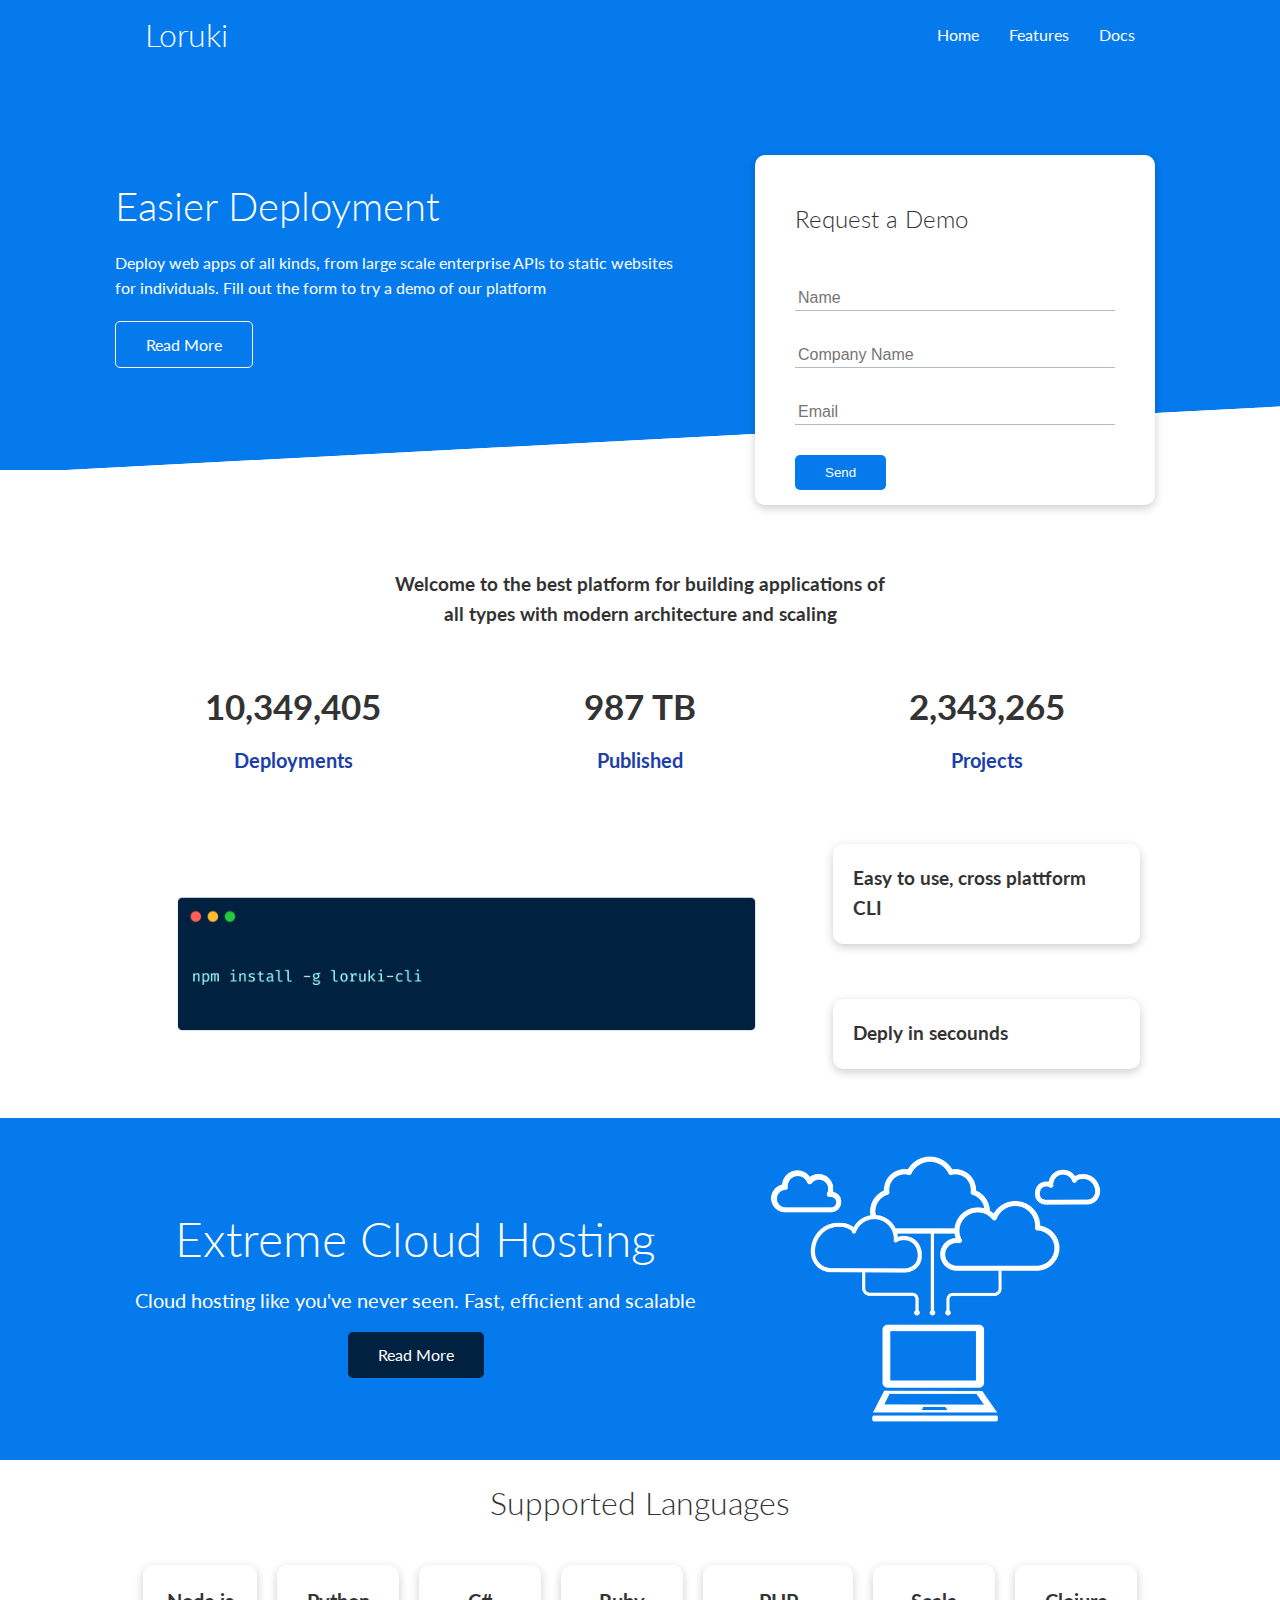
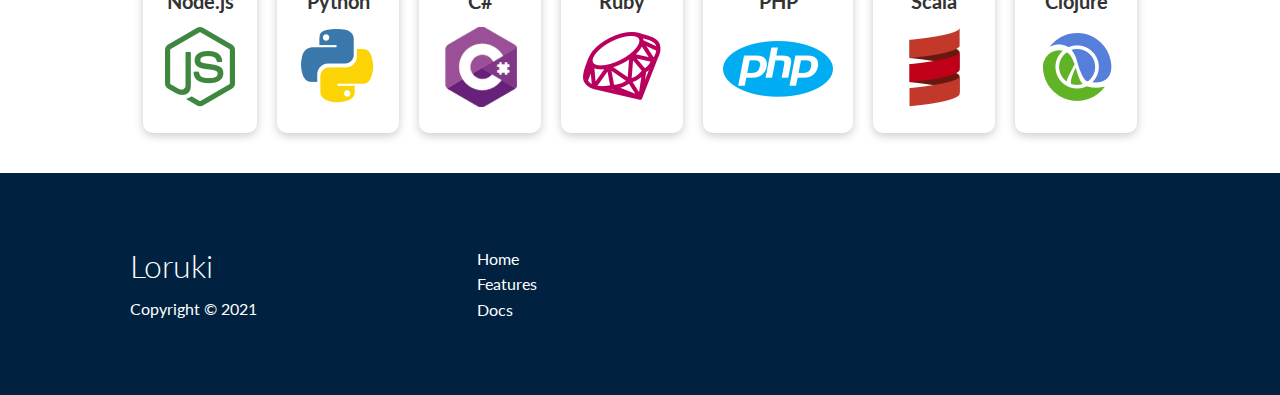
<file: index.html>
<!DOCTYPE html>
<html lang="en">
  <head>
    <meta charset="UTF-8" />
    <meta http-equiv="X-UA-Compatible" content="IE=edge" />
    <meta name="viewport" content="width=device-width, initial-scale=1.0" />
    <link
      rel="stylesheet"
      href="https://cdnjs.cloudflare.com/ajax/libs/font-awesome/5.15.1/css/all.min.css"
      integrity="sha512-+4zCK9k+qNFUR5X+cKL9EIR+ZOhtIloNl9GIKS57V1MyNsYpYcUrUeQc9vNfzsWfV28IaLL3i96P9sdNyeRssA=="
      crossorigin="anonymous"
    />
    <link rel="stylesheet" href="./css/utilities.css" type="text/css" />
    <link rel="stylesheet" href="./css/style.css" type="text/css" />
    <title>Loruki | Cloud hosting for everyone</title>
  </head>
  <body>
    <!-- Nav Bar -->
    <div class="navbar">
      <div class="container flex">
        <h1 class="logo"><a href="index.html">Loruki</a></h1>
        <nav>
          <ul>
            <li><a href="index.html">Home</a></li>
            <li><a href="features.html">Features</a></li>
            <li><a href="docs.html">Docs</a></li>
          </ul>
        </nav>
      </div>
    </div>

    <!-- Showcase -->
    <section class="showcase">
      <div class="container grid">
        <div class="showcase-text">
          <h1>Easier Deployment</h1>
          <p>
            Deploy web apps of all kinds, from large scale enterprise APIs to
            static websites for individuals. Fill out the form to try a demo of
            our platform
          </p>
          <a href="features.html" class="btn btn-outline">Read More</a>
        </div>
        <div class="showcase-form card">
          <h2>Request a Demo</h2>
          <form
            name="contact"
            method="POST"
            netlify-honeypot="bot-field"
            data-netlify="true"
          >
            <input type="hidden" name="form-name" value="contact" />
            <p class="hidden">
              <label
                >Don’t fill this out if you’re human: <input name="bot-field"
              /></label>
            </p>
            <div class="form-control">
              <input type="text" name="name" placeholder="Name" required />
            </div>
            <div class="form-control">
              <input
                type="text"
                name="company"
                placeholder="Company Name"
                required
              />
            </div>
            <div class="form-control">
              <input type="email" name="email" placeholder="Email" required />
            </div>
            <input type="submit" value="Send" class="btn btn-primary" />
          </form>
        </div>
      </div>
    </section>

    <!-- Stats  -->
    <section class="stats">
      <div class="container">
        <h3 class="stats-heading text-center my-1">
          Welcome to the best platform for building applications of all types
          with modern architecture and scaling
        </h3>

        <div class="grid grid-3 text-center my-4">
          <div>
            <i class="fas fa-server fa-3x"></i>
            <h3>10,349,405</h3>
            <p class="text-secondary">Deployments</p>
          </div>
          <div>
            <i class="fas fa-upload fa-3x"></i>
            <h3>987 TB</h3>
            <p class="text-secondary">Published</p>
          </div>
          <div>
            <i class="fas fa-project-diagram fa-3x"></i>
            <h3>2,343,265</h3>
            <p class="text-secondary">Projects</p>
          </div>
        </div>
      </div>
    </section>

    <!-- Cli -->
    <section class="cli">
      <div class="container grid">
        <img src="./images/cli.png" alt="" />
        <div class="card">
          <h3>Easy to use, cross plattform CLI</h3>
        </div>
        <div class="card">
          <h3>Deply in secounds</h3>
        </div>
      </div>
    </section>

    <!-- Cloud -->
    <section class="cloud bg-primary my-2 py-2">
      <div class="container grid">
        <div class="text-center">
          <h2 class="lg">Extreme Cloud Hosting</h2>
          <p class="lead my-1">
            Cloud hosting like you've never seen. Fast, efficient and scalable
          </p>
          <a href="features.html" class="btn btn-dark">Read More</a>
        </div>
        <img src="images/cloud.png" alt="" />
      </div>
    </section>

    <!-- Languages -->
    <section class="languages">
      <h2 class="md text-center my-2">Supported Languages</h2>
      <div class="container flex">
        <div class="card">
          <h4>Node.js</h4>
          <img src="images/logos/node.png" alt="" />
        </div>
        <div class="card">
          <h4>Python</h4>
          <img src="images/logos/python.png" alt="" />
        </div>
        <div class="card">
          <h4>C#</h4>
          <img src="images/logos/csharp.png" alt="" />
        </div>
        <div class="card">
          <h4>Ruby</h4>
          <img src="images/logos/ruby.png" alt="" />
        </div>
        <div class="card">
          <h4>PHP</h4>
          <img src="images/logos/php.png" alt="" />
        </div>
        <div class="card">
          <h4>Scala</h4>
          <img src="images/logos/scala.png" alt="" />
        </div>
        <div class="card">
          <h4>Clojure</h4>
          <img src="images/logos/clojure.png" alt="" />
        </div>
      </div>
    </section>

    <!-- Footer -->
    <footer class="footer bg-dark py-5">
      <div class="container grid grid-3">
        <div>
          <h1>Loruki</h1>
          <p>Copyright &copy; 2021</p>
        </div>
        <nav>
          <ul>
            <li><a href="index.html">Home</a></li>
            <li><a href="features.html">Features</a></li>
            <li><a href="docs.html">Docs</a></li>
          </ul>
        </nav>
        <div class="social">
          <a href="#"><i class="fab fa-github fa-2x"></i></a>
          <a href="#"><i class="fab fa-facebook fa-2x"></i></a>
          <a href="#"><i class="fab fa-instagram fa-2x"></i></a>
          <a href="#"><i class="fab fa-twitter fa-2x"></i></a>
        </div>
      </div>
    </footer>
  </body>
</html>
</file>
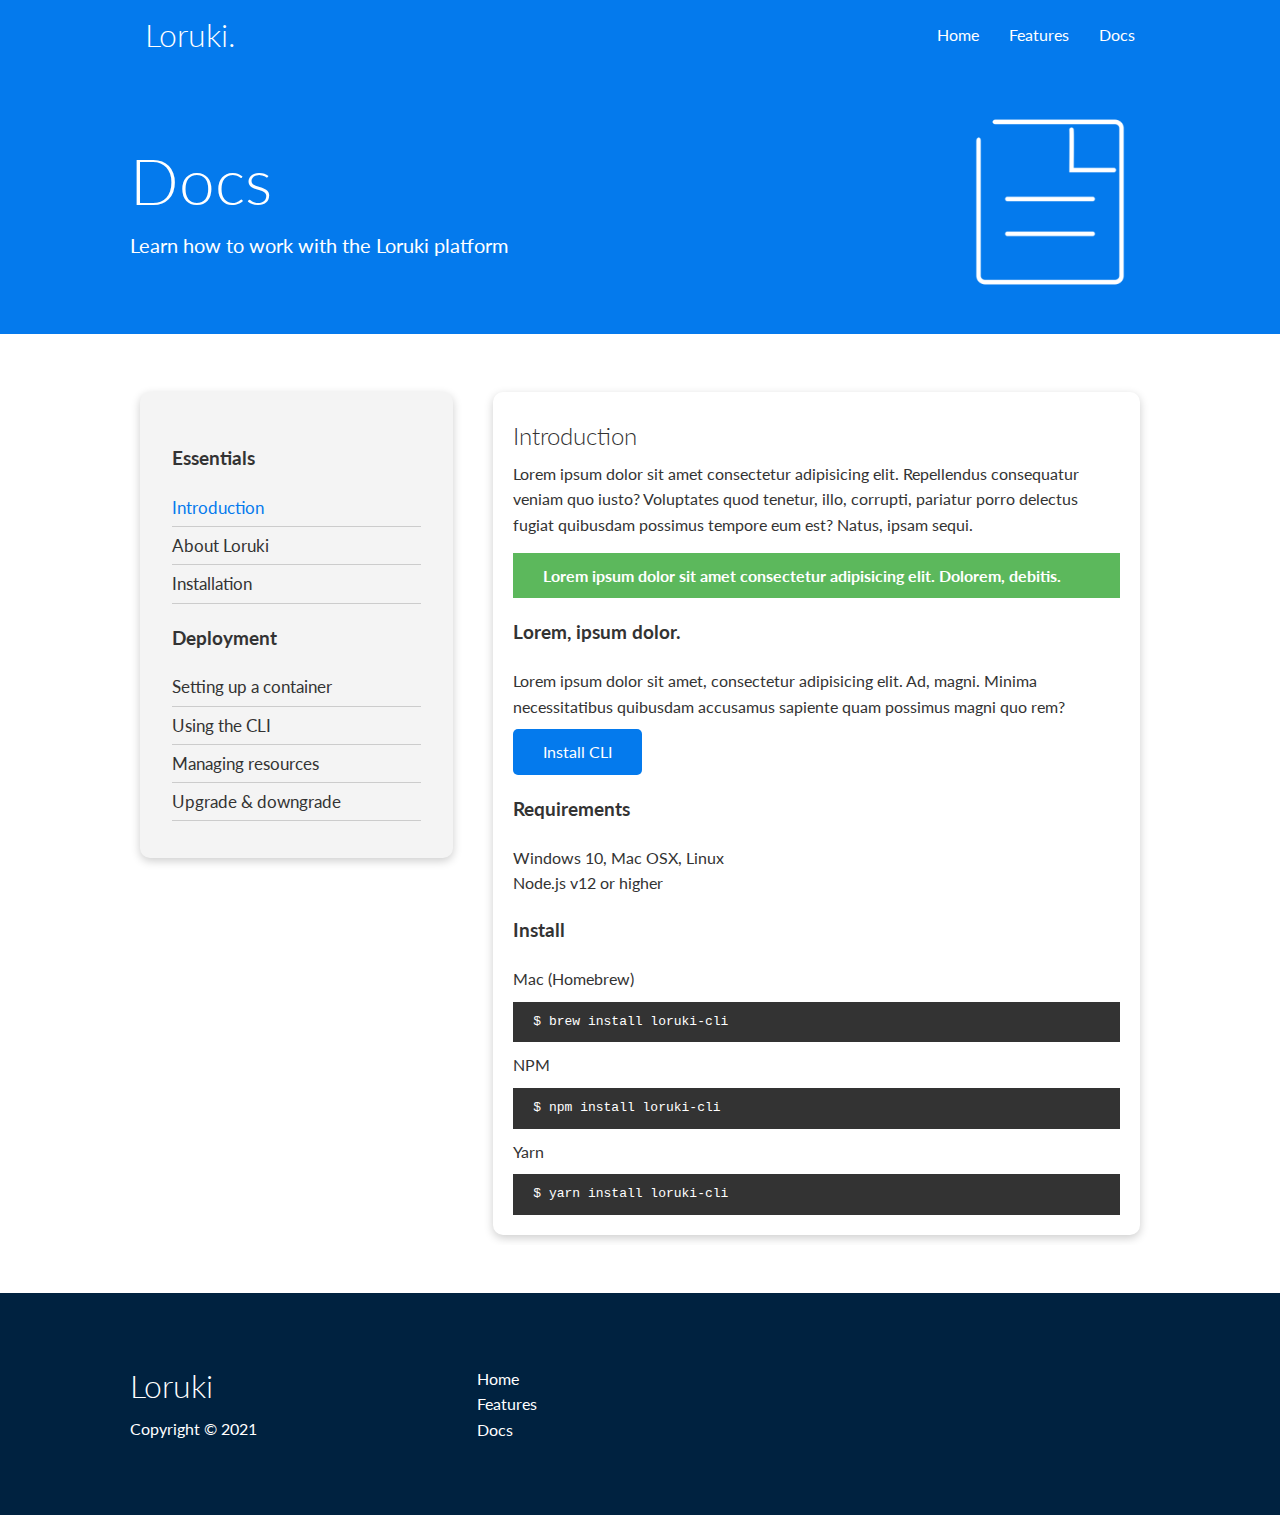
<file: docs.html>
<!DOCTYPE html>
<html lang="en">
  <head>
    <meta charset="UTF-8" />
    <meta http-equiv="X-UA-Compatible" content="IE=edge" />
    <meta name="viewport" content="width=device-width, initial-scale=1.0" />
    <link
      rel="stylesheet"
      href="https://cdnjs.cloudflare.com/ajax/libs/font-awesome/5.15.1/css/all.min.css"
      integrity="sha512-+4zCK9k+qNFUR5X+cKL9EIR+ZOhtIloNl9GIKS57V1MyNsYpYcUrUeQc9vNfzsWfV28IaLL3i96P9sdNyeRssA=="
      crossorigin="anonymous"
    />
    <link rel="stylesheet" href="./css/utilities.css" type="text/css" />
    <link rel="stylesheet" href="./css/style.css" type="text/css" />
    <title>Loruki | Cloud hosting for everyone</title>
  </head>
  <body>
    <!-- Nav Bar -->
    <div class="navbar">
      <div class="container flex">
        <h1 class="logo"><a href="index.html">Loruki.</a></h1>
        <nav>
          <ul>
            <li><a href="index.html">Home</a></li>
            <li><a href="features.html">Features</a></li>
            <li><a href="docs.html">Docs</a></li>
          </ul>
        </nav>
      </div>
    </div>

    <!-- Head -->
    <section class="docs-head bg-primary py-3">
      <div class="container grid">
        <div>
          <h1 class="xl">Docs</h1>
          <p class="lead">Learn how to work with the Loruki platform</p>
        </div>
        <img src="images/docs.png" alt="" />
      </div>
    </section>

    <!-- Docs main  -->
    <section class="docs-main my-4">
      <div class="container grid">
        <div class="card bg-light p-3">
          <h3 class="my-2">Essentials</h3>
          <nav>
            <ul>
              <li><a class="text-primary" href="#">Introduction</a></li>
              <li><a href="#">About Loruki</a></li>
              <li><a href="#">Installation</a></li>
            </ul>
          </nav>

          <h3 class="my-2">Deployment</h3>
          <nav>
            <ul>
              <li><a href="#">Setting up a container</a></li>
              <li><a href="#">Using the CLI</a></li>
              <li><a href="#">Managing resources</a></li>
              <li><a href="#">Upgrade & downgrade</a></li>
            </ul>
          </nav>
        </div>
        <div class="card">
          <h2>Introduction</h2>
          <p>
            Lorem ipsum dolor sit amet consectetur adipisicing elit. Repellendus
            consequatur veniam quo iusto? Voluptates quod tenetur, illo,
            corrupti, pariatur porro delectus fugiat quibusdam possimus tempore
            eum est? Natus, ipsam sequi.
          </p>
          <div class="alert alert-success">
            <i class="fas fa-info"></i> Lorem ipsum dolor sit amet consectetur
            adipisicing elit. Dolorem, debitis.
          </div>

          <h3>Lorem, ipsum dolor.</h3>
          <p>
            Lorem ipsum dolor sit amet, consectetur adipisicing elit. Ad, magni.
            Minima necessitatibus quibusdam accusamus sapiente quam possimus
            magni quo rem?
          </p>
          <a href="#" class="btn btn-primary">Install CLI</a>

          <h3>Requirements</h3>
          <ul>
            <li>Windows 10, Mac OSX, Linux</li>
            <li>Node.js v12 or higher</li>
          </ul>

          <h3>Install</h3>
          <p>Mac (Homebrew)</p>
          <pre><code>$ brew install loruki-cli</code></pre>
          <p>NPM</p>
          <pre><code>$ npm install loruki-cli</code></pre>
          <p>Yarn</p>
          <pre><code>$ yarn install loruki-cli</code></pre>
        </div>
      </div>
    </section>

    <!-- Footer -->
    <footer class="footer bg-dark py-5">
      <div class="container grid grid-3">
        <div>
          <h1>Loruki</h1>
          <p>Copyright &copy; 2021</p>
        </div>
        <nav>
          <ul>
            <li><a href="index.html">Home</a></li>
            <li><a href="features.html">Features</a></li>
            <li><a href="docs.html">Docs</a></li>
          </ul>
        </nav>
        <div class="social">
          <a href="#"><i class="fab fa-github fa-2x"></i></a>
          <a href="#"><i class="fab fa-facebook fa-2x"></i></a>
          <a href="#"><i class="fab fa-instagram fa-2x"></i></a>
          <a href="#"><i class="fab fa-twitter fa-2x"></i></a>
        </div>
      </div>
    </footer>
  </body>
</html>
</file>
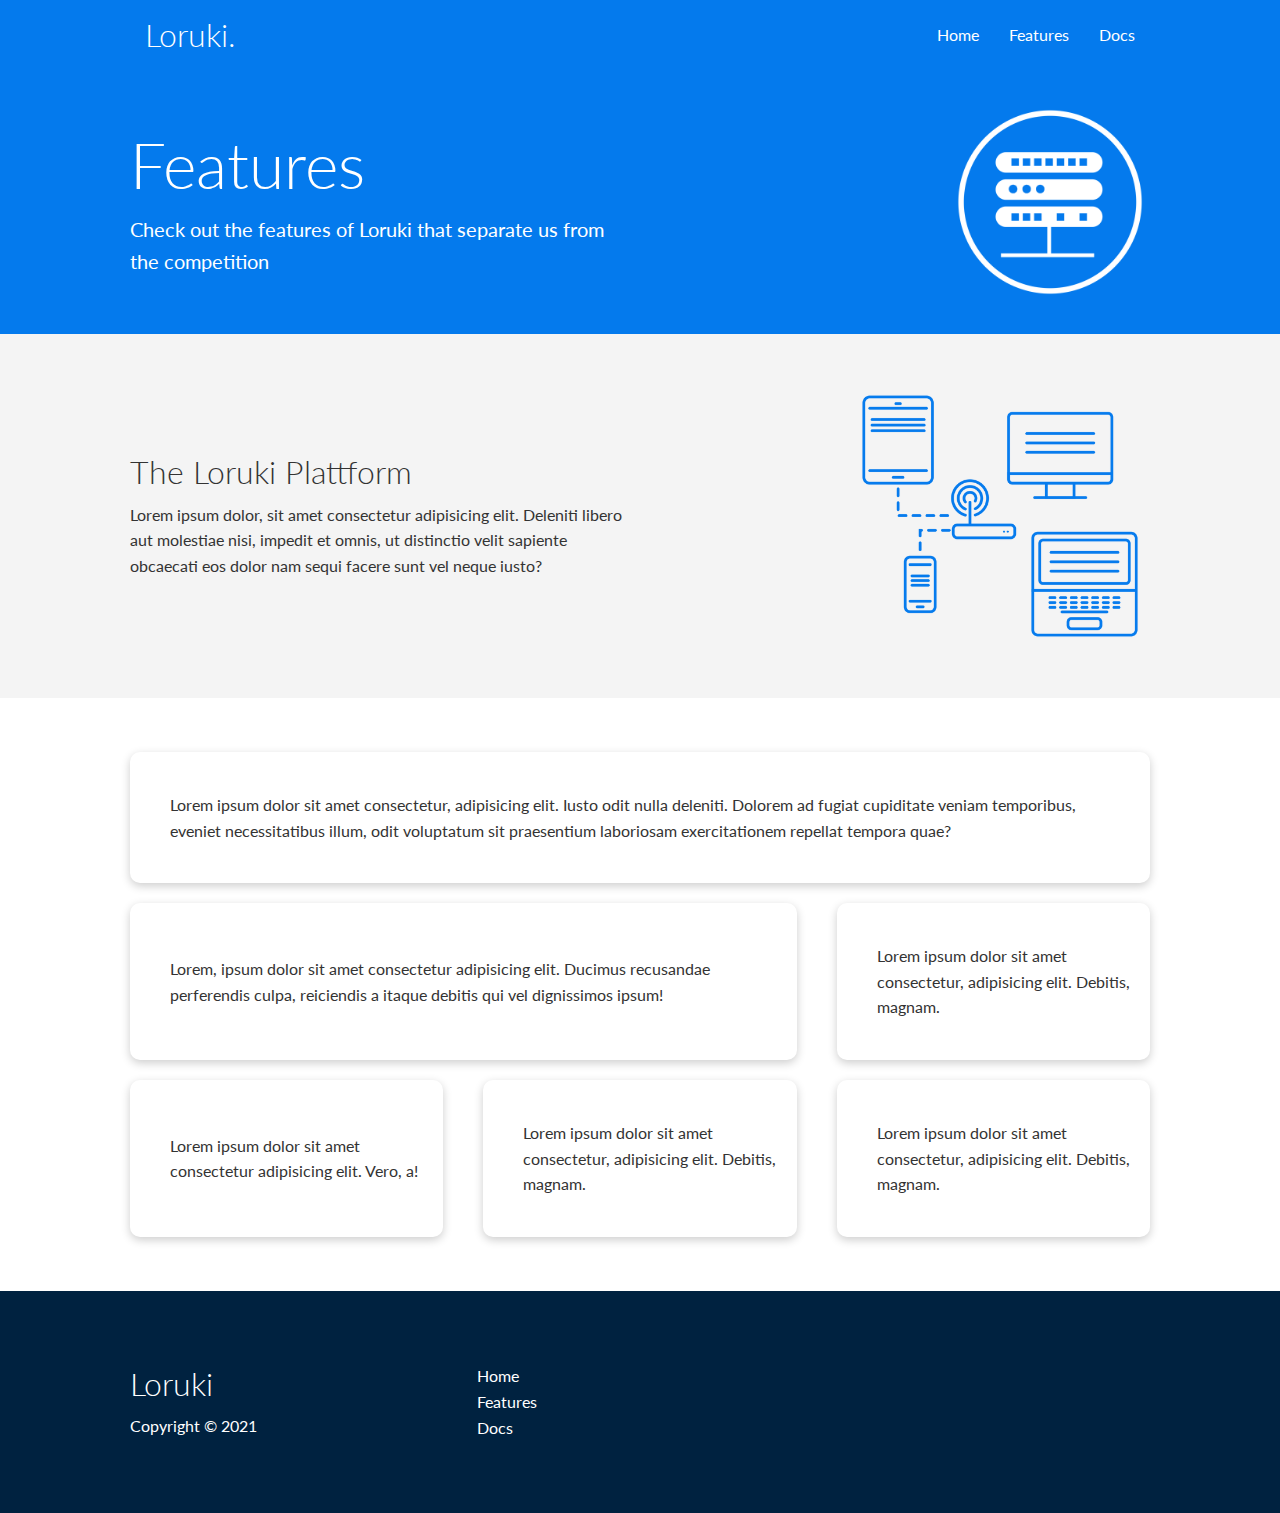
<file: features.html>
<!DOCTYPE html>
<html lang="en">
  <head>
    <meta charset="UTF-8" />
    <meta http-equiv="X-UA-Compatible" content="IE=edge" />
    <meta name="viewport" content="width=device-width, initial-scale=1.0" />
    <link
      rel="stylesheet"
      href="https://cdnjs.cloudflare.com/ajax/libs/font-awesome/5.15.1/css/all.min.css"
      integrity="sha512-+4zCK9k+qNFUR5X+cKL9EIR+ZOhtIloNl9GIKS57V1MyNsYpYcUrUeQc9vNfzsWfV28IaLL3i96P9sdNyeRssA=="
      crossorigin="anonymous"
    />
    <link rel="stylesheet" href="./css/utilities.css" type="text/css" />
    <link rel="stylesheet" href="./css/style.css" type="text/css" />
    <title>Loruki | Cloud hosting for everyone</title>
  </head>
  <body>
    <!-- Nav Bar -->
    <div class="navbar">
      <div class="container flex">
        <h1 class="logo"><a href="index.html">Loruki.</a></h1>
        <nav>
          <ul>
            <li><a href="index.html">Home</a></li>
            <li><a href="features.html">Features</a></li>
            <li><a href="docs.html">Docs</a></li>
          </ul>
        </nav>
      </div>
    </div>

    <!-- Head -->
    <section class="features-head bg-primary py-3">
      <div class="container grid">
        <div>
          <h1 class="xl">Features</h1>
          <p class="lead">
            Check out the features of Loruki that separate us from the
            competition
          </p>
        </div>
        <img src="images/server.png" alt="" />
      </div>
    </section>

    <!-- Sub head -->
    <section class="features-sub-head bg-light py-3">
      <div class="container grid">
        <div>
          <h1 class="md">The Loruki Plattform</h1>
          <p>
            Lorem ipsum dolor, sit amet consectetur adipisicing elit. Deleniti
            libero aut molestiae nisi, impedit et omnis, ut distinctio velit
            sapiente obcaecati eos dolor nam sequi facere sunt vel neque iusto?
          </p>
        </div>
        <img src="images/server2.png" alt="" />
      </div>
    </section>

    <section class="features-main my-2">
      <div class="container grid grid-3">
        <div class="card flex">
          <i class="fas fa-server fa-3x"></i>
          <p>
            Lorem ipsum dolor sit amet consectetur, adipisicing elit. Iusto odit
            nulla deleniti. Dolorem ad fugiat cupiditate veniam temporibus,
            eveniet necessitatibus illum, odit voluptatum sit praesentium
            laboriosam exercitationem repellat tempora quae?
          </p>
        </div>
        <div class="card flex">
          <i class="fas fa-network-wired fa-3x"></i>
          <p>
            Lorem, ipsum dolor sit amet consectetur adipisicing elit. Ducimus
            recusandae perferendis culpa, reiciendis a itaque debitis qui vel
            dignissimos ipsum!
          </p>
        </div>
        <div class="card flex">
          <i class="fas fa-laptop-code fa-3x"></i>
          <p>
            Lorem ipsum dolor sit amet consectetur, adipisicing elit. Debitis,
            magnam.
          </p>
        </div>
        <div class="card flex">
          <i class="fas fa-database fa-3x"></i>
          <p>
            Lorem ipsum dolor sit amet consectetur adipisicing elit. Vero, a!
          </p>
        </div>
        <div class="card flex">
          <i class="fas fa-power-off fa-3x"></i>
          <p>
            Lorem ipsum dolor sit amet consectetur, adipisicing elit. Debitis,
            magnam.
          </p>
        </div>
        <div class="card flex">
          <i class="fas fa-upload fa-3x"></i>
          <p>
            Lorem ipsum dolor sit amet consectetur, adipisicing elit. Debitis,
            magnam.
          </p>
        </div>
      </div>
    </section>

    <!-- Footer -->
    <footer class="footer bg-dark py-5">
      <div class="container grid grid-3">
        <div>
          <h1>Loruki</h1>
          <p>Copyright &copy; 2021</p>
        </div>
        <nav>
          <ul>
            <li><a href="index.html">Home</a></li>
            <li><a href="features.html">Features</a></li>
            <li><a href="docs.html">Docs</a></li>
          </ul>
        </nav>
        <div class="social">
          <a href="#"><i class="fab fa-github fa-2x"></i></a>
          <a href="#"><i class="fab fa-facebook fa-2x"></i></a>
          <a href="#"><i class="fab fa-instagram fa-2x"></i></a>
          <a href="#"><i class="fab fa-twitter fa-2x"></i></a>
        </div>
      </div>
    </footer>
  </body>
</html>
</file>
<file: css/utilities.css>
.container {
  max-width: 1100px;
  margin: 0 auto;
  overflow: auto;
  padding: 0 40px;
}

.card {
  background-color: #fff;
  color: #333;
  border-radius: 10px;
  box-shadow: 0 3px 10px rgba(0, 0, 0, 0.2);
  padding: 20px;
  margin: 10px;
}

.btn {
  display: inline-block;
  padding: 10px 30px;
  cursor: pointer;
  background: var(--primary-color);
  color: #fff;
  border: none;
  border-radius: 5px;
}

.btn-outline {
  background-color: transparent;
  border: 1px solid #fff;
}

.btn:hover {
  transform: scale(0.98);
}

.text-center {
  text-align: center;
}

/* Backgrounds & colored buttons */
.bg-primary,
.btn-primary {
  background-color: var(--primary-color);
  color: #fff;
}

.bg-secondary,
.btn-secondary {
  background-color: var(--secondary-color);
  color: #fff;
}

.bg-dark,
.btn-dark {
  background-color: var(--dark-color);
  color: #fff;
}

.bg-light,
.btn-light {
  background-color: var(--light-color);
  color: #333;
}

.bg-primary a,
.btn-primary a,
.bg-secondary a,
.btn-secondary a,
.bg-dark a,
.btn-dark a {
  color: #fff;
}

/* Text colors */
.text-primary {
  color: var(--primary-color);
}

.text-secondary {
  color: var(--secondary-color);
}

.text-dark {
  color: var(--dark-color);
}

.text-light {
  color: var(--light-color);
}

/* Text sizes */

.lead {
  font-size: 20px;
}

.sm {
  font-size: 1rem;
}

.md {
  font-size: 2rem;
}

.lg {
  font-size: 3rem;
}

.xl {
  font-size: 4rem;
}

/* Alert  */
.alert {
  background-color: var(--light-color);
  padding: 10px 20px;
  font-weight: bold;
  margin: 15px 0;
}

.alert i {
  margin-right: 10px;
}

.alert-success {
  background-color: var(--success-color);
  color: #fff;
}

.alert-error {
  background-color: var(--error-color);
  color: #fff;
}

.flex {
  display: flex;
  justify-content: center;
  align-items: center;
  height: 100%;
}

.grid {
  display: grid;
  grid-template-columns: repeat(2, 1fr);
  gap: 20px;
  justify-content: center;
  align-items: center;
  height: 100%;
}

.grid-3 {
  grid-template-columns: repeat(3, 1fr);
}

/* Margin */

.my-1 {
  margin: 1rem 0;
}

.my-2 {
  margin: 1.5rem 0;
}

.my-3 {
  margin: 2rem 0;
}

.my-4 {
  margin: 3rem 0;
}
.my-5 {
  margin: 4rem 0;
}

.m-1 {
  margin: 1rem;
}

.m-2 {
  margin: 1.5rem;
}

.m-3 {
  margin: 2rem;
}

.m-4 {
  margin: 3rem;
}
.m-5 {
  margin: 4rem;
}

/* Padding */
.py-1 {
  padding: 1rem 0;
}

.py-2 {
  padding: 1.5rem 0;
}

.py-3 {
  padding: 2rem 0;
}

.py-4 {
  padding: 3rem 0;
}
.py-5 {
  padding: 4rem 0;
}

.p-1 {
  padding: 1rem;
}

.p-2 {
  padding: 1.5rem;
}

.p-3 {
  padding: 2rem;
}

.p-4 {
  padding: 3rem;
}
.p-5 {
  padding: 4rem;
}
</file>
<file: css/style.css>
@import url("https://fonts.googleapis.com/css2?family=Lato:wght@300&display=swap");

:root {
  --primary-color: #047aed;
  --secondary-color: #1c3fa8;
  --dark-color: #002240;
  --light-color: #f4f4f4;
  --success-color: #5cb85c;
  --error-color: #d9534f;
}

* {
  box-sizing: border-box;
  padding: 0;
  margin: 0;
}

body {
  font-family: "Lato", sans-serif;
  color: #333;
  line-height: 1.6;
}

ul {
  list-style-type: none;
}

a {
  text-decoration: none;
  color: #333;
}

h1,
h2 {
  font-weight: 300;
  line-height: 1.2;
  margin: 10px 0;
}

p {
  margin: 10px 0;
}

img {
  width: 100%;
}

code,
pre {
  background: #333;
  color: #fff;
  padding: 10px;
}

.hidden {
  visibility: hidden;
  height: 0;
}

/* Navbar */
.navbar {
  background-color: var(--primary-color);
  color: #fff;
  height: 70px;
}

.navbar ul {
  display: flex;
}

.navbar a {
  color: #fff;
  padding: 10px;
  margin: 0 5px;
}

.navbar .logo a:hover {
  border-bottom: none;
}

.navbar a:hover {
  border-bottom: 2px solid #fff;
}

.navbar .flex {
  justify-content: space-between;
}

/* Showcase */
.showcase {
  height: 400px;
  background-color: var(--primary-color);
  color: #fff;
  position: relative;
}

.showcase h1 {
  font-size: 40px;
}

.showcase p {
  margin: 20px 0;
}

.showcase .grid {
  grid-template-columns: 55% 45%;
  gap: 30px;
  overflow: visible;
}

/* .showcase-text {
  animation: slideInFromLeft 1s ease-in;
} */

.showcase-form {
  position: relative;
  top: 60px;
  height: 350px;
  width: 400px;
  padding: 40px;
  z-index: 100;
  justify-self: flex-end;
  /*  animation: slideInFromRight 1s ease-in; */
}

.showcase-form .form-control {
  margin: 30px 0;
}

.showcase-form input[type="text"],
.showcase-form input[type="email"] {
  border: 0;
  border-bottom: 1px solid #b4becb;
  width: 100%;
  padding: 3px;
  font-size: 16px;
}

.showcase-form input:focus {
  outline: none;
}

.showcase::before,
.showcase::after {
  content: "";
  position: absolute;
  height: 100px;
  bottom: -70px;
  right: 0;
  left: 0;
  background: #fff;
  -webkit-transform: skewY(-3deg);
  -moz-transform: skewY(-3deg);
  -ms-transform: skewY(-3deg);
  transform: skewY(-3deg);
}

/* Stats */
.stats {
  padding-top: 100px;
  /* animation: slideInFromBottom 1s ease-in; */
}

.stats-heading {
  max-width: 500px;
  margin: auto;
}

.stats .grid h3 {
  font-size: 35px;
}

.stats .grid p {
  font-size: 20px;
  font-weight: bold;
}
/* Cli */
.cli .grid {
  grid-template-columns: repeat(3, 1fr);
  grid-template-rows: repeat(2, 1fr);
}

.cli .grid > *:first-child {
  grid-column: 1 / span 2;
  grid-row: 1 / span 2;
}

/* Cloud */
.cloud .grid {
  grid-template-columns: 4fr 3fr;
}

/* Languages */
.languages .flex {
  flex-wrap: wrap;
}
.languages .card {
  text-align: center;
  margin: 18px 10px 40px;
  transition: transform 0.2s ease-in;
}

.languages .card h4 {
  font-size: 20px;
  margin-bottom: 10px;
}

.languages .card:hover {
  transform: translateY(-50px);
}

/* Features & Docs */
.features-head img,
.docs-head img {
  width: 200px;
  justify-self: flex-end;
}

.features-sub-head img {
  width: 300px;
  justify-self: flex-end;
}

.features-main .card > i {
  margin-right: 20px;
}

.features-main .grid {
  padding: 30px;
}

.features-main .grid > *:first-child {
  grid-column: 1 / span 3;
}

.features-main .grid > *:nth-child(2) {
  grid-column: 1 / span 2;
}

/* Docs */
.docs-main h3 {
  margin: 20px 0;
}

.docs-main .grid {
  grid-template-columns: 1fr 2fr;
  align-items: flex-start;
}

.docs-main nav li {
  font-size: 17px;
  padding-bottom: 5px;
  margin-bottom: 5px;
  border-bottom: 1px #ccc solid;
}

.docs-main a:hover {
  font-weight: bold;
}

/* Footer */

.footer .social a {
  margin: 0 10px;
}

/* Animations */
@keyframes slideInFromLeft {
  0% {
    transform: translateX(-100%);
  }
  100% {
    transform: translateX(0);
  }
}

@keyframes slideInFromRight {
  0% {
    transform: translateX(100%);
  }
  100% {
    transform: translateX(0);
  }
}

@keyframes slideInFromTop {
  0% {
    transform: translateY(-100%);
  }
  100% {
    transform: translateX(0);
  }
}

@keyframes slideInFromBottom {
  0% {
    transform: translateY(100%);
  }
  100% {
    transform: translateX(0);
  }
}

/* Tablets and under */

/* body {
    display: none;
  } */

@media (max-width: 768px) {
  .grid,
  .showcase .grid,
  .stats .grid,
  .cli .grid,
  .cloud .grid,
  .features-main .grid,
  .docs-main .grid {
    grid-template-columns: 1fr;
    grid-template-rows: 1fr;
  }

  .showcase {
    height: auto;
  }

  .showcase-text {
    text-align: center;
    margin-top: 40px;
    /* animation: slideInFromTop 1s ease-in; */
  }

  .showcase-form {
    justify-self: center;
    margin: auto;
    /* animation: slideInFromBottom 1s ease-in; */
  }

  .cli .grid > *:first-child {
    grid-column: 1;
    grid-row: 1;
  }

  .features-head,
  .features-sub-head,
  .docs-head {
    text-align: center;
  }

  .features-head img,
  .features-sub-head img,
  .docs-head img {
    justify-self: center;
  }

  .features-main .grid > *:first-child,
  .features-main .grid > *:nth-child(2) {
    grid-column: 1;
  }
}

/* Mobile */
@media (max-width: 500px) {
  .navbar {
    height: 110px;
  }

  .navbar .flex {
    flex-direction: column;
  }

  .navbar ul {
    padding: 10px;
    background-color: rgba(0, 0, 0, 0.1);
  }
}
</file>
